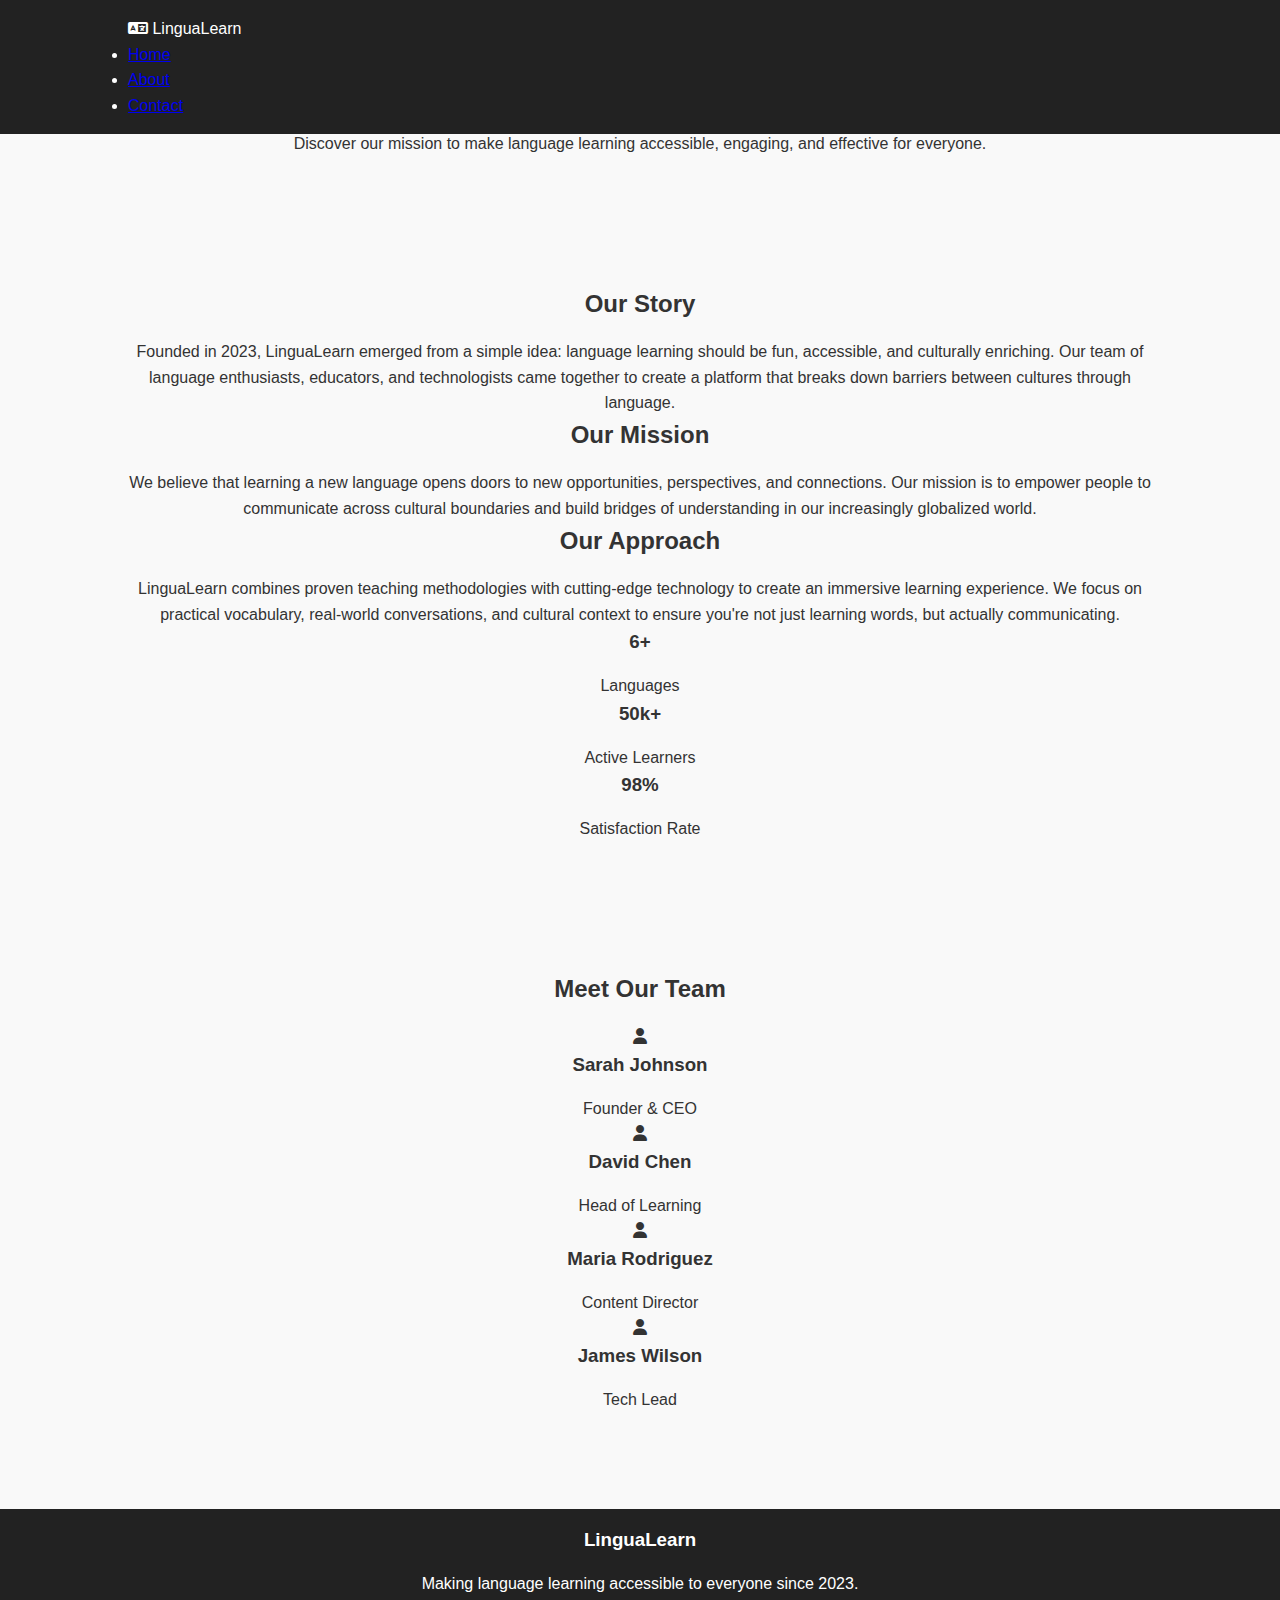
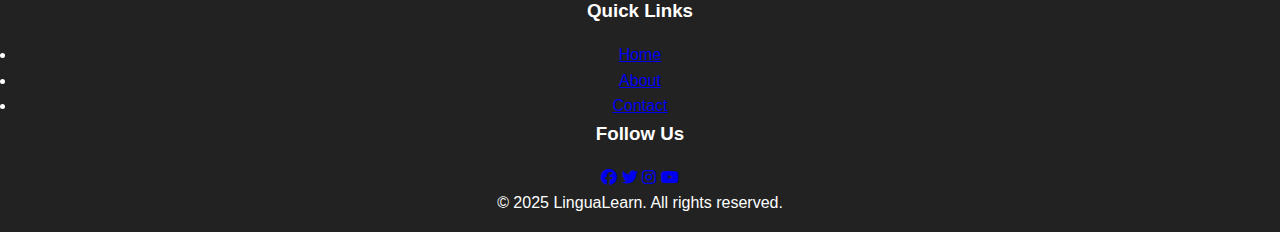
<file: about.html>
<!DOCTYPE html>
<html lang="en">
<head>
    <meta charset="UTF-8">
    <meta name="viewport" content="width=device-width, initial-scale=1.0">
    <title>About Us - LinguaLearn</title>
    <link rel="stylesheet" href="style.css">
    <link rel="stylesheet" href="https://cdnjs.cloudflare.com/ajax/libs/font-awesome/6.4.0/css/all.min.css">
</head>
<body>
    <header>
        <nav class="navbar">
            <div class="nav-container">
                <div class="nav-logo">
                    <i class="fas fa-language"></i>
                    <span>LinguaLearn</span>
                </div>
                <ul class="nav-menu">
                    <li class="nav-item">
                        <a href="index.html" class="nav-link">Home</a>
                    </li>
                    <li class="nav-item">
                        <a href="about.html" class="nav-link active">About</a>
                    </li>
                    <li class="nav-item">
                        <a href="contacts.html" class="nav-link">Contact</a>
                    </li>
                </ul>
                <div class="hamburger">
                    <span class="bar"></span>
                    <span class="bar"></span>
                    <span class="bar"></span>
                </div>
            </div>
        </nav>
    </header>

    <main class="about-main">
        <section class="about-hero">
            <h1>About LinguaLearn</h1>
            <p>Discover our mission to make language learning accessible, engaging, and effective for everyone.</p>
        </section>

        <section class="about-content">
            <div class="about-text">
                <h2>Our Story</h2>
                <p>Founded in 2023, LinguaLearn emerged from a simple idea: language learning should be fun, accessible, and culturally enriching. Our team of language enthusiasts, educators, and technologists came together to create a platform that breaks down barriers between cultures through language.</p>
                
                <h2>Our Mission</h2>
                <p>We believe that learning a new language opens doors to new opportunities, perspectives, and connections. Our mission is to empower people to communicate across cultural boundaries and build bridges of understanding in our increasingly globalized world.</p>
                
                <h2>Our Approach</h2>
                <p>LinguaLearn combines proven teaching methodologies with cutting-edge technology to create an immersive learning experience. We focus on practical vocabulary, real-world conversations, and cultural context to ensure you're not just learning words, but actually communicating.</p>
            </div>
            
            <div class="about-stats">
                <div class="stat">
                    <h3>6+</h3>
                    <p>Languages</p>
                </div>
                <div class="stat">
                    <h3>50k+</h3>
                    <p>Active Learners</p>
                </div>
                <div class="stat">
                    <h3>98%</h3>
                    <p>Satisfaction Rate</p>
                </div>
            </div>
        </section>

        <section class="team-section">
            <h2>Meet Our Team</h2>
            <div class="team-container">
                <div class="team-member">
                    <div class="member-image">
                        <i class="fas fa-user"></i>
                    </div>
                    <h3>Sarah Johnson</h3>
                    <p>Founder & CEO</p>
                </div>
                <div class="team-member">
                    <div class="member-image">
                        <i class="fas fa-user"></i>
                    </div>
                    <h3>David Chen</h3>
                    <p>Head of Learning</p>
                </div>
                <div class="team-member">
                    <div class="member-image">
                        <i class="fas fa-user"></i>
                    </div>
                    <h3>Maria Rodriguez</h3>
                    <p>Content Director</p>
                </div>
                <div class="team-member">
                    <div class="member-image">
                        <i class="fas fa-user"></i>
                    </div>
                    <h3>James Wilson</h3>
                    <p>Tech Lead</p>
                </div>
            </div>
        </section>
    </main>

    <footer>
        <div class="footer-content">
            <div class="footer-section">
                <h3>LinguaLearn</h3>
                <p>Making language learning accessible to everyone since 2023.</p>
            </div>
            <div class="footer-section">
                <h3>Quick Links</h3>
                <ul>
                    <li><a href="index.html">Home</a></li>
                    <li><a href="about.html">About</a></li>
                    <li><a href="contacts.html">Contact</a></li>
                </ul>
            </div>
            <div class="footer-section">
                <h3>Follow Us</h3>
                <div class="social-icons">
                    <a href="#"><i class="fab fa-facebook"></i></a>
                    <a href="#"><i class="fab fa-twitter"></i></a>
                    <a href="#"><i class="fab fa-instagram"></i></a>
                    <a href="#"><i class="fab fa-youtube"></i></a>
                </div>
            </div>
        </div>
        <div class="footer-bottom">
            <p>&copy; 2025 LinguaLearn. All rights reserved.</p>
        </div>
    </footer>

    <script src="script.js"></script>
</body>
</html>
</file>
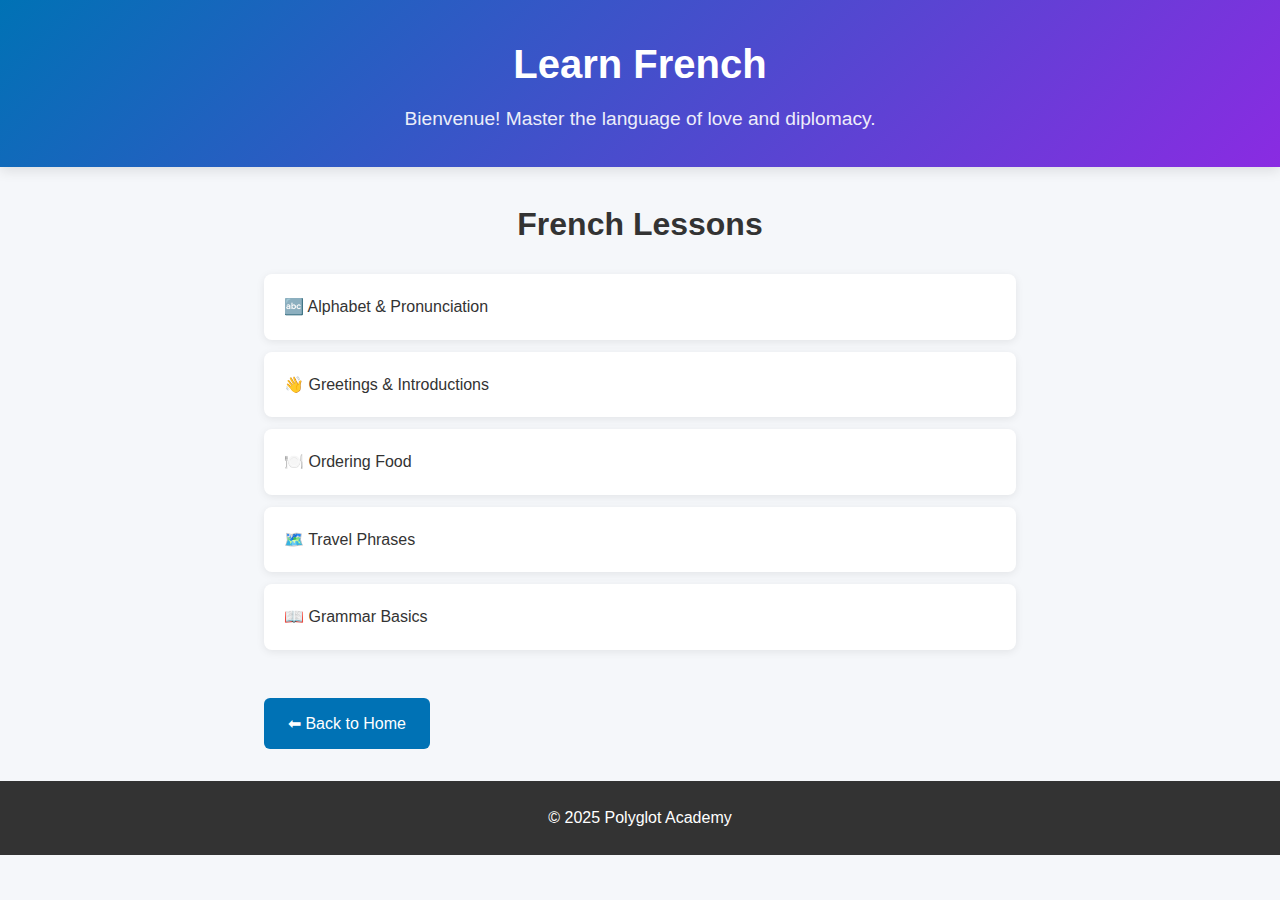
<file: french.html>
<!DOCTYPE html>
<html lang="en">
<head>
  <meta charset="UTF-8">
  <meta name="viewport" content="width=device-width, initial-scale=1.0">
  <title>Learn French - Polyglot Academy</title>
  <style>
    * {
      box-sizing: border-box;
      margin: 0;
      padding: 0;
      font-family: 'Segoe UI', Tahoma, Geneva, Verdana, sans-serif;
    }
    
    body {
      background-color: #f5f7fa;
      color: #333;
      line-height: 1.6;
    }
    
    header {
      background: linear-gradient(135deg, #0072b5 0%, #8a2be2 100%);
      color: white;
      text-align: center;
      padding: 2rem;
      box-shadow: 0 4px 12px rgba(0, 0, 0, 0.1);
    }
    
    header h1 {
      font-size: 2.5rem;
      margin-bottom: 0.5rem;
    }
    
    header p {
      font-size: 1.2rem;
      opacity: 0.9;
    }
    
    .course {
      max-width: 800px;
      margin: 2rem auto;
      padding: 0 1.5rem;
    }
    
    .course h2 {
      text-align: center;
      margin-bottom: 1.5rem;
      color: #333;
      font-size: 2rem;
    }
    
    .lesson-list {
      list-style: none;
      margin-bottom: 2rem;
    }
    
    .lesson-list li {
      background: white;
      margin-bottom: 0.75rem;
      padding: 1.25rem;
      border-radius: 8px;
      box-shadow: 0 2px 8px rgba(0, 0, 0, 0.08);
      cursor: pointer;
      transition: all 0.3s ease;
      font-weight: 500;
      display: flex;
      align-items: center;
    }
    
    .lesson-list li:hover {
      transform: translateY(-2px);
      box-shadow: 0 4px 12px rgba(0, 0, 0, 0.12);
      background: #f8f9ff;
    }
    
    .lesson-content {
      background: white;
      border-radius: 8px;
      padding: 1.5rem;
      margin-bottom: 1.5rem;
      box-shadow: 0 2px 8px rgba(0, 0, 0, 0.08);
      display: none;
    }
    
    .lesson-content h3 {
      color: #0072b5;
      margin-bottom: 1rem;
      padding-bottom: 0.5rem;
      border-bottom: 2px solid #f0f0f0;
    }
    
    .phrase-card {
      background: #f9f9ff;
      border-left: 4px solid #8a2be2;
      padding: 1rem;
      margin-bottom: 1rem;
      border-radius: 4px;
    }
    
    .french {
      font-size: 1.2rem;
      font-weight: 500;
      color: #333;
    }
    
    .pronunciation {
      color: #0072b5;
      font-style: italic;
      margin: 0.5rem 0;
    }
    
    .english {
      color: #666;
    }
    
    .btn {
      display: inline-block;
      background: #0072b5;
      color: white;
      padding: 0.8rem 1.5rem;
      text-decoration: none;
      border-radius: 6px;
      font-weight: 500;
      transition: all 0.3s ease;
      border: none;
      cursor: pointer;
      margin-top: 1rem;
    }
    
    .btn:hover {
      background: #005a8f;
      transform: translateY(-2px);
      box-shadow: 0 4px 8px rgba(0, 0, 0, 0.1);
    }
    
    footer {
      text-align: center;
      padding: 1.5rem;
      background: #333;
      color: white;
      margin-top: 2rem;
    }
    
    .active {
      display: block;
    }
    
    .tab {
      margin-left: 1.5rem;
    }
  </style>
</head>
<body>
  <header>
    <h1>Learn French</h1>
    <p>Bienvenue! Master the language of love and diplomacy.</p>
  </header>

  <section class="course">
    <h2>French Lessons</h2>
    <ul class="lesson-list">
      <li onclick="showContent('alphabet')">🔤 Alphabet & Pronunciation</li>
      <div id="alphabet" class="lesson-content">
        <h3>Alphabet & Pronunciation</h3>
        <div class="phrase-card">
          <div class="french">Bonjour (Hello)</div>
          <div class="pronunciation">Pronunciation: bohn-zhoor</div>
          <div class="english">Used as a general greeting throughout the day</div>
        </div>
        <div class="phrase-card">
          <div class="french">Au revoir (Goodbye)</div>
          <div class="pronunciation">Pronunciation: oh ruh-vwahr</div>
          <div class="english">Standard way to say goodbye</div>
        </div>
      </div>
      
      <li onclick="showContent('greetings')">👋 Greetings & Introductions</li>
      <div id="greetings" class="lesson-content">
        <h3>Greetings & Introductions</h3>
        <div class="phrase-card">
          <div class="french">Comment vous appelez-vous? (What's your name?)</div>
          <div class="pronunciation">Pronunciation: koh-mahn voo zah-play voo?</div>
          <div class="english">Formal way to ask someone's name</div>
        </div>
        <div class="phrase-card">
          <div class="french">Je m'appelle... (My name is...)</div>
          <div class="pronunciation">Pronunciation: zhuh mah-pell...</div>
          <div class="english">How to introduce yourself</div>
        </div>
      </div>
      
      <li onclick="showContent('food')">🍽️ Ordering Food</li>
      <div id="food" class="lesson-content">
        <h3>Ordering Food</h3>
        <div class="phrase-card">
          <div class="french">Je voudrais... (I would like...)</div>
          <div class="pronunciation">Pronunciation: zhuh voo-dray...</div>
          <div class="english">Polite way to order food</div>
        </div>
        <div class="phrase-card">
          <div class="french">L'addition, s'il vous plaît (The check, please)</div>
          <div class="pronunciation">Pronunciation: lah-dee-syon, seel voo play</div>
          <div class="english">Asking for the bill</div>
        </div>
      </div>
      
      <li onclick="showContent('travel')">🗺️ Travel Phrases</li>
      <div id="travel" class="lesson-content">
        <h3>Travel Phrases</h3>
        <div class="phrase-card">
          <div class="french">Où est la gare? (Where is the train station?)</div>
          <div class="pronunciation">Pronunciation: oo ay lah gahr?</div>
          <div class="english">Asking for directions to the station</div>
        </div>
        <div class="phrase-card">
          <div class="french">Combien ça coûte? (How much does it cost?)</div>
          <div class="pronunciation">Pronunciation: kohm-byen sah koot?</div>
          <div class="english">Asking about price</div>
        </div>
      </div>
      
      <li onclick="showContent('grammar')">📖 Grammar Basics</li>
      <div id="grammar" class="lesson-content">
        <h3>Grammar Basics</h3>
        <div class="phrase-card">
          <div class="french">Je suis / Tu es / Il est (I am / You are / He is)</div>
          <div class="pronunciation">Pronunciation: zhuh swee / tyoo ay / eel ay</div>
          <div class="english">Conjugation of the verb "to be" (être)</div>
        </div>
        <div class="phrase-card">
          <div class="french">J'ai / Tu as / Il a (I have / You have / He has)</div>
          <div class="pronunciation">Pronunciation: zhay / tyoo ah / eel ah</div>
          <div class="english">Conjugation of the verb "to have" (avoir)</div>
        </div>
      </div>
    </ul>
    <a href="index.html" class="btn">⬅ Back to Home</a>
  </section>

  <footer>
    <p>&copy; 2025 Polyglot Academy</p>
  </footer>

  <script>
    function showContent(id) {
      // Hide all content divs
      const contents = document.querySelectorAll('.lesson-content');
      contents.forEach(content => {
        content.classList.remove('active');
      });
      
      // Show the selected content
      document.getElementById(id).classList.add('active');
    }
  </script>
</body>
</html>
</file>
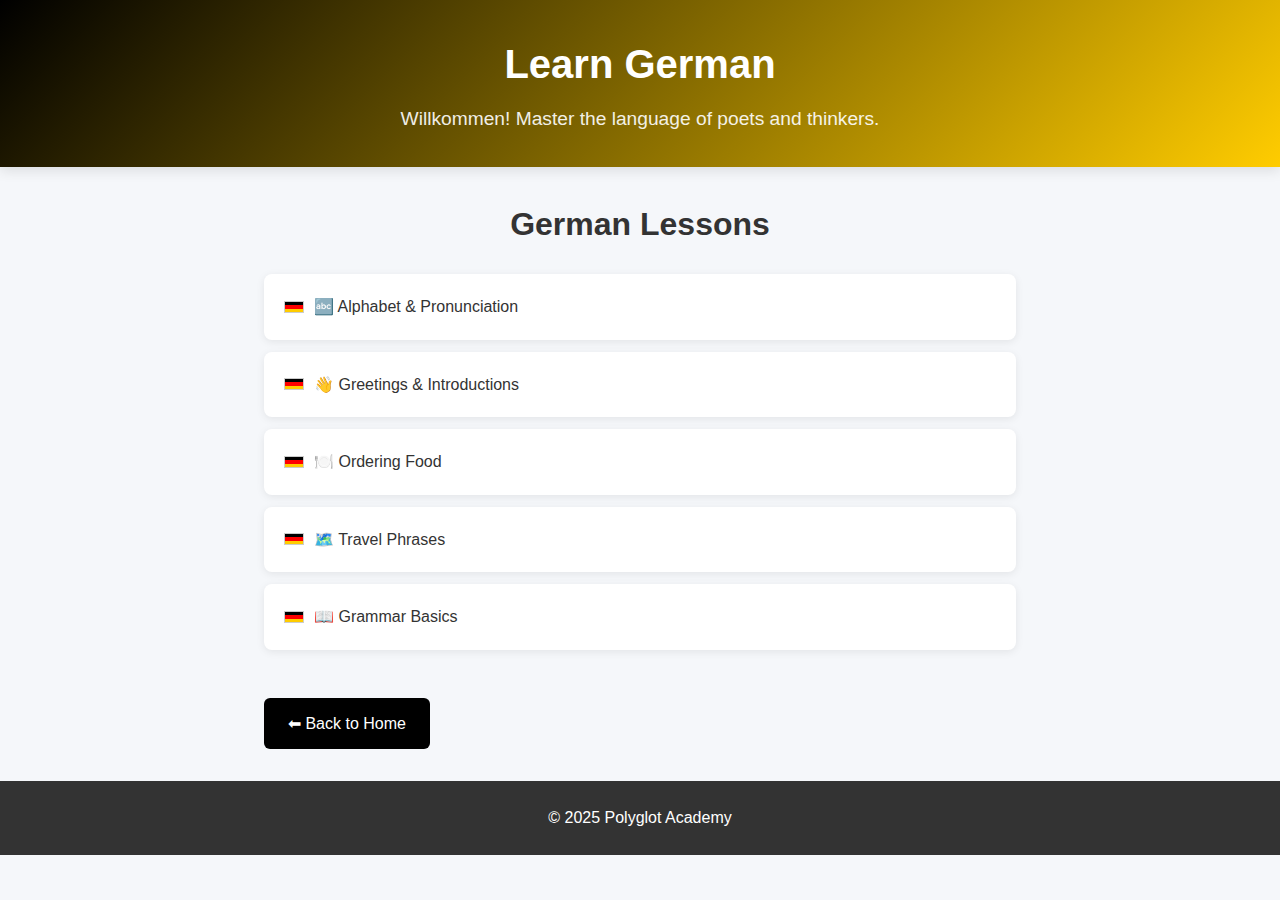
<file: german.html>
<!DOCTYPE html>
<html lang="en">
<head>
  <meta charset="UTF-8">
  <meta name="viewport" content="width=device-width, initial-scale=1.0">
  <title>Learn German - Polyglot Academy</title>
  <style>
    * {
      box-sizing: border-box;
      margin: 0;
      padding: 0;
      font-family: 'Segoe UI', Tahoma, Geneva, Verdana, sans-serif;
    }
    
    body {
      background-color: #f5f7fa;
      color: #333;
      line-height: 1.6;
    }
    
    header {
      background: linear-gradient(135deg, #000000 0%, #ffcc00 100%);
      color: white;
      text-align: center;
      padding: 2rem;
      box-shadow: 0 4px 12px rgba(0, 0, 0, 0.1);
    }
    
    header h1 {
      font-size: 2.5rem;
      margin-bottom: 0.5rem;
    }
    
    header p {
      font-size: 1.2rem;
      opacity: 0.9;
    }
    
    .course {
      max-width: 800px;
      margin: 2rem auto;
      padding: 0 1.5rem;
    }
    
    .course h2 {
      text-align: center;
      margin-bottom: 1.5rem;
      color: #333;
      font-size: 2rem;
    }
    
    .lesson-list {
      list-style: none;
      margin-bottom: 2rem;
    }
    
    .lesson-list li {
      background: white;
      margin-bottom: 0.75rem;
      padding: 1.25rem;
      border-radius: 8px;
      box-shadow: 0 2px 8px rgba(0, 0, 0, 0.08);
      cursor: pointer;
      transition: all 0.3s ease;
      font-weight: 500;
      display: flex;
      align-items: center;
    }
    
    .lesson-list li:hover {
      transform: translateY(-2px);
      box-shadow: 0 4px 12px rgba(0, 0, 0, 0.12);
      background: #fffdf0;
    }
    
    .lesson-content {
      background: white;
      border-radius: 8px;
      padding: 1.5rem;
      margin-bottom: 1.5rem;
      box-shadow: 0 2px 8px rgba(0, 0, 0, 0.08);
      display: none;
    }
    
    .lesson-content h3 {
      color: #000;
      margin-bottom: 1rem;
      padding-bottom: 0.5rem;
      border-bottom: 2px solid #ffcc00;
    }
    
    .phrase-card {
      background: #fffdf0;
      border-left: 4px solid #000;
      padding: 1rem;
      margin-bottom: 1rem;
      border-radius: 4px;
    }
    
    .german {
      font-size: 1.2rem;
      font-weight: 500;
      color: #333;
    }
    
    .pronunciation {
      color: #d63384;
      font-style: italic;
      margin: 0.5rem 0;
    }
    
    .english {
      color: #666;
    }
    
    .btn {
      display: inline-block;
      background: #000;
      color: white;
      padding: 0.8rem 1.5rem;
      text-decoration: none;
      border-radius: 6px;
      font-weight: 500;
      transition: all 0.3s ease;
      border: none;
      cursor: pointer;
      margin-top: 1rem;
    }
    
    .btn:hover {
      background: #333;
      transform: translateY(-2px);
      box-shadow: 0 4px 8px rgba(0, 0, 0, 0.1);
    }
    
    footer {
      text-align: center;
      padding: 1.5rem;
      background: #333;
      color: white;
      margin-top: 2rem;
    }
    
    .active {
      display: block;
    }
    
    .tab {
      margin-left: 1.5rem;
    }
    
    .german-flag {
      display: inline-block;
      width: 20px;
      height: 12px;
      background: linear-gradient(to bottom, 
        #000000 0%, #000000 33%, 
        #ff0000 33%, #ff0000 66%, 
        #ffcc00 66%, #ffcc00 100%);
      margin-right: 10px;
      border: 1px solid #ccc;
    }
  </style>
</head>
<body>
  <header>
    <h1>Learn German</h1>
    <p>Willkommen! Master the language of poets and thinkers.</p>
  </header>

  <section class="course">
    <h2>German Lessons</h2>
    <ul class="lesson-list">
      <li onclick="showContent('alphabet')"><span class="german-flag"></span>🔤 Alphabet & Pronunciation</li>
      <div id="alphabet" class="lesson-content">
        <h3>Alphabet & Pronunciation</h3>
        <div class="phrase-card">
          <div class="german">Guten Tag (Good day)</div>
          <div class="pronunciation">Pronunciation: goo-ten tahk</div>
          <div class="english">Standard formal greeting used throughout the day</div>
        </div>
        <div class="phrase-card">
          <div class="german">Auf Wiedersehen (Goodbye)</div>
          <div class="pronunciation">Pronunciation: owf vee-der-zayn</div>
          <div class="english">Formal way to say goodbye</div>
        </div>
        <div class="phrase-card">
          <div class="german">The German alphabet has 26 letters plus umlauts (ä, ö, ü) and the ß (Eszett)</div>
          <div class="pronunciation">Umlauts change vowel sounds: ä similar to 'ai' in 'air', ö like 'i' in 'bird', ü like 'ue' in 'blue'</div>
          <div class="english">ß represents a double 's' sound and is used after long vowels</div>
        </div>
      </div>
      
      <li onclick="showContent('greetings')"><span class="german-flag"></span>👋 Greetings & Introductions</li>
      <div id="greetings" class="lesson-content">
        <h3>Greetings & Introductions</h3>
        <div class="phrase-card">
          <div class="german">Wie heißen Sie? (What's your name?)</div>
          <div class="pronunciation">Pronunciation: vee hi-sen zee?</div>
          <div class="english">Formal way to ask someone's name</div>
        </div>
        <div class="phrase-card">
          <div class="german">Ich heiße... (My name is...)</div>
          <div class="pronunciation">Pronunciation: eesh hi-se...</div>
          <div class="english">How to introduce yourself formally</div>
        </div>
        <div class="phrase-card">
          <div class="german">Wie geht es Ihnen? (How are you?)</div>
          <div class="pronunciation">Pronunciation: vee gayt es ee-nen?</div>
          <div class="english">Formal way to ask how someone is doing</div>
        </div>
      </div>
      
      <li onclick="showContent('food')"><span class="german-flag"></span>🍽️ Ordering Food</li>
      <div id="food" class="lesson-content">
        <h3>Ordering Food</h3>
        <div class="phrase-card">
          <div class="german">Ich hätte gern... (I would like...)</div>
          <div class="pronunciation">Pronunciation: eesh het-te gern...</div>
          <div class="english">Polite way to order food</div>
        </div>
        <div class="phrase-card">
          <div class="german">Die Rechnung, bitte (The check, please)</div>
          <div class="pronunciation">Pronunciation: dee rech-noong, bit-te</div>
          <div class="english">Asking for the bill</div>
        </div>
        <div class="phrase-card">
          <div class="german">Prost! (Cheers!)</div>
          <div class="pronunciation">Pronunciation: prohst!</div>
          <div class="english">Saying cheers before drinking</div>
        </div>
      </div>
      
      <li onclick="showContent('travel')"><span class="german-flag"></span>🗺️ Travel Phrases</li>
      <div id="travel" class="lesson-content">
        <h3>Travel Phrases</h3>
        <div class="phrase-card">
          <div class="german">Wo ist der Bahnhof? (Where is the train station?)</div>
          <div class="pronunciation">Pronunciation: voh ist dehr bahn-hohf?</div>
          <div class="english">Asking for directions to the station</div>
        </div>
        <div class="phrase-card">
          <div class="german">Wie viel kostet das? (How much does it cost?)</div>
          <div class="pronunciation">Pronunciation: vee feel kos-tet das?</div>
          <div class="english">Asking about price</div>
        </div>
        <div class="phrase-card">
          <div class="german">Sprechen Sie Englisch? (Do you speak English?)</div>
          <div class="pronunciation">Pronunciation: shpre-shen zee eng-lish?</div>
          <div class="english">Asking if someone speaks English</div>
        </div>
      </div>
      
      <li onclick="showContent('grammar')"><span class="german-flag"></span>📖 Grammar Basics</li>
      <div id="grammar" class="lesson-content">
        <h3>Grammar Basics</h3>
        <div class="phrase-card">
          <div class="german">Ich bin / Du bist / Er ist (I am / You are / He is)</div>
          <div class="pronunciation">Pronunciation: eesh bin / doo bist / air ist</div>
          <div class="english">Conjugation of the verb "to be" (sein)</div>
        </div>
        <div class="phrase-card">
          <div class="german">Ich habe / Du hast / Er hat (I have / You have / He has)</div>
          <div class="pronunciation">Pronunciation: eesh hah-be / doo hast / air hat</div>
          <div class="english">Conjugation of the verb "to have" (haben)</div>
        </div>
        <div class="phrase-card">
          <div class="german">German has three genders: masculine (der), feminine (die), neuter (das)</div>
          <div class="english">Example: der Mann (the man), die Frau (the woman), das Kind (the child)</div>
        </div>
        <div class="phrase-card">
          <div class="german">German has four cases: Nominative, Accusative, Dative, Genitive</div>
          <div class="english">The case changes based on the noun's function in the sentence</div>
        </div>
      </div>
    </ul>
    <a href="index.html" class="btn">⬅ Back to Home</a>
  </section>

  <footer>
    <p>&copy; 2025 Polyglot Academy</p>
  </footer>

  <script>
    function showContent(id) {
      // Hide all content divs
      const contents = document.querySelectorAll('.lesson-content');
      contents.forEach(content => {
        content.classList.remove('active');
      });
      
      // Show the selected content
      document.getElementById(id).classList.add('active');
    }
  </script>
</body>
</html>
</file>
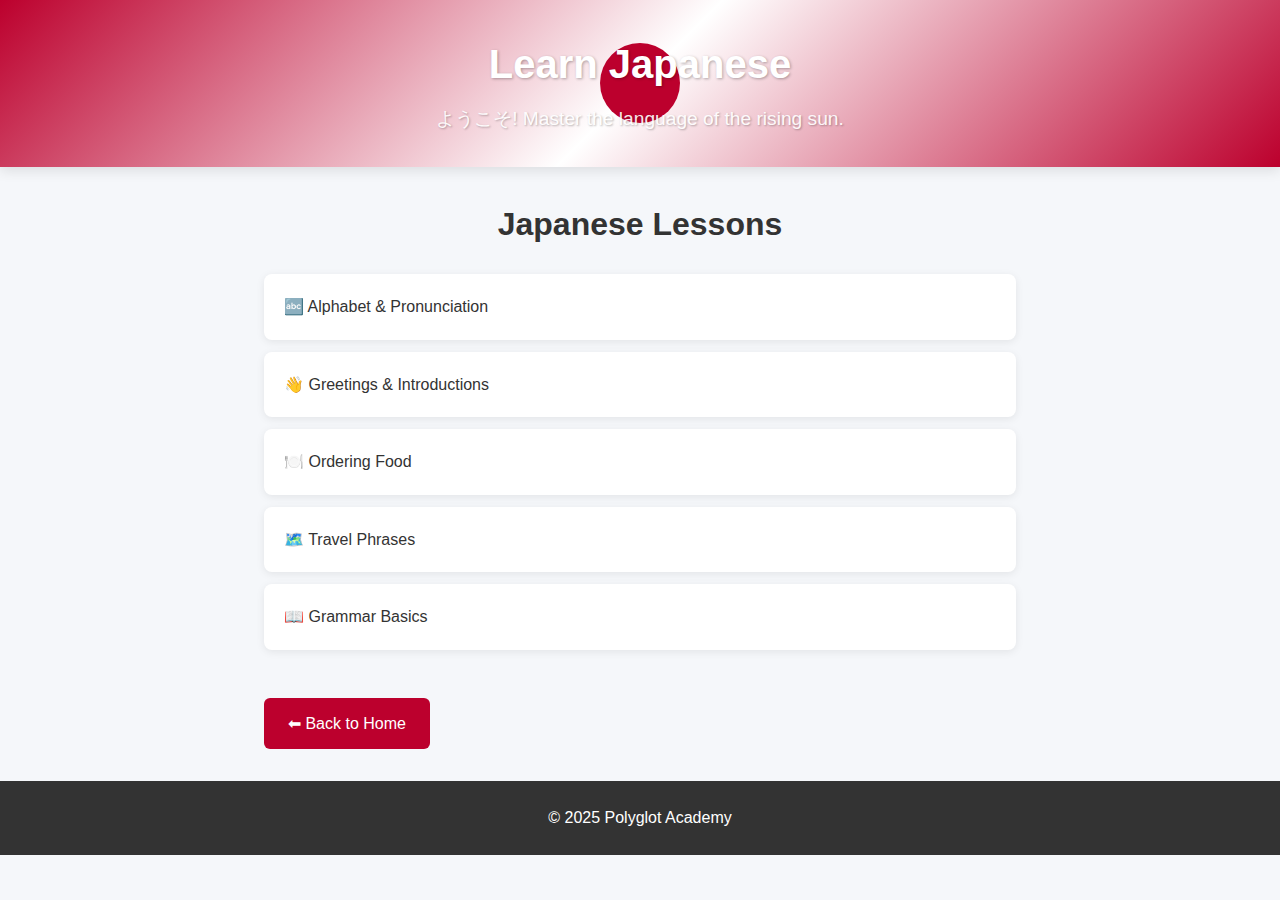
<file: japanese.html>
<!DOCTYPE html>
<html lang="en">
<head>
  <meta charset="UTF-8">
  <meta name="viewport" content="width=device-width, initial-scale=1.0">
  <title>Learn Japanese - Polyglot Academy</title>
  <style>
    * {
      box-sizing: border-box;
      margin: 0;
      padding: 0;
      font-family: 'Segoe UI', Tahoma, Geneva, Verdana, sans-serif;
    }
    
    body {
      background-color: #f5f7fa;
      color: #333;
      line-height: 1.6;
    }
    
    header {
      background: linear-gradient(135deg, #bc002d 0%, #ffffff 50%, #bc002d 100%);
      color: #333;
      text-align: center;
      padding: 2rem;
      box-shadow: 0 4px 12px rgba(0, 0, 0, 0.1);
      position: relative;
    }
    
    header::before {
      content: "";
      position: absolute;
      top: 50%;
      left: 50%;
      transform: translate(-50%, -50%);
      width: 80px;
      height: 80px;
      background: #bc002d;
      border-radius: 50%;
      z-index: 0;
    }
    
    header h1 {
      font-size: 2.5rem;
      margin-bottom: 0.5rem;
      position: relative;
      z-index: 1;
      color: white;
      text-shadow: 1px 1px 3px rgba(0, 0, 0, 0.3);
    }
    
    header p {
      font-size: 1.2rem;
      opacity: 0.9;
      position: relative;
      z-index: 1;
      color: white;
      text-shadow: 1px 1px 2px rgba(0, 0, 0, 0.3);
    }
    
    .course {
      max-width: 800px;
      margin: 2rem auto;
      padding: 0 1.5rem;
    }
    
    .course h2 {
      text-align: center;
      margin-bottom: 1.5rem;
      color: #333;
      font-size: 2rem;
    }
    
    .lesson-list {
      list-style: none;
      margin-bottom: 2rem;
    }
    
    .lesson-list li {
      background: white;
      margin-bottom: 0.75rem;
      padding: 1.25rem;
      border-radius: 8px;
      box-shadow: 0 2px 8px rgba(0, 0, 0, 0.08);
      cursor: pointer;
      transition: all 0.3s ease;
      font-weight: 500;
      display: flex;
      align-items: center;
    }
    
    .lesson-list li:hover {
      transform: translateY(-2px);
      box-shadow: 0 4px 12px rgba(0, 0, 0, 0.12);
      background: #fff4f4;
    }
    
    .lesson-content {
      background: white;
      border-radius: 8px;
      padding: 1.5rem;
      margin-bottom: 1.5rem;
      box-shadow: 0 2px 8px rgba(0, 0, 0, 0.08);
      display: none;
    }
    
    .lesson-content h3 {
      color: #bc002d;
      margin-bottom: 1rem;
      padding-bottom: 0.5rem;
      border-bottom: 2px solid #ffebeb;
    }
    
    .phrase-card {
      background: #fffafa;
      border-left: 4px solid #bc002d;
      padding: 1rem;
      margin-bottom: 1rem;
      border-radius: 4px;
    }
    
    .japanese {
      font-size: 1.4rem;
      font-weight: 500;
      color: #333;
      margin-bottom: 0.5rem;
    }
    
    .romaji {
      color: #d63384;
      font-style: italic;
      margin: 0.5rem 0;
    }
    
    .english {
      color: #666;
    }
    
    .btn {
      display: inline-block;
      background: #bc002d;
      color: white;
      padding: 0.8rem 1.5rem;
      text-decoration: none;
      border-radius: 6px;
      font-weight: 500;
      transition: all 0.3s ease;
      border: none;
      cursor: pointer;
      margin-top: 1rem;
    }
    
    .btn:hover {
      background: #a00024;
      transform: translateY(-2px);
      box-shadow: 0 4px 8px rgba(0, 0, 0, 0.1);
    }
    
    footer {
      text-align: center;
      padding: 1.5rem;
      background: #333;
      color: white;
      margin-top: 2rem;
    }
    
    .active {
      display: block;
    }
    
    .writing-system {
      display: flex;
      justify-content: space-between;
      margin-top: 1rem;
      flex-wrap: wrap;
    }
    
    .system {
      width: 30%;
      background: #f9f9f9;
      padding: 1rem;
      border-radius: 6px;
      margin-bottom: 1rem;
    }
    
    .system h4 {
      color: #bc002d;
      margin-bottom: 0.5rem;
    }
    
    @media (max-width: 600px) {
      .writing-system {
        flex-direction: column;
      }
      
      .system {
        width: 100%;
      }
    }
  </style>
</head>
<body>
  <header>
    <h1>Learn Japanese</h1>
    <p>ようこそ! Master the language of the rising sun.</p>
  </header>

  <section class="course">
    <h2>Japanese Lessons</h2>
    <ul class="lesson-list">
      <li onclick="showContent('alphabet')">🔤 Alphabet & Pronunciation</li>
      <div id="alphabet" class="lesson-content">
        <h3>Alphabet & Pronunciation</h3>
        <div class="phrase-card">
          <div class="japanese">こんにちは (Hello)</div>
          <div class="romaji">Romaji: Konnichiwa</div>
          <div class="english">Standard greeting used during the day</div>
        </div>
        <div class="phrase-card">
          <div class="japanese">さようなら (Goodbye)</div>
          <div class="romaji">Romaji: Sayōnara</div>
          <div class="english">Standard way to say goodbye</div>
        </div>
        
        <h4>Japanese Writing Systems</h4>
        <div class="writing-system">
          <div class="system">
            <h4>Hiragana (ひらがな)</h4>
            <p>Phonetic system used for native Japanese words and grammar</p>
            <div class="japanese">あ い う え お</div>
          </div>
          <div class="system">
            <h4>Katakana (カタカナ)</h4>
            <p>Phonetic system used for foreign words and emphasis</p>
            <div class="japanese">ア イ ウ エ オ</div>
          </div>
          <div class="system">
            <h4>Kanji (漢字)</h4>
            <p>Chinese characters representing ideas or words</p>
            <div class="japanese">日 本 語</div>
          </div>
        </div>
      </div>
      
      <li onclick="showContent('greetings')">👋 Greetings & Introductions</li>
      <div id="greetings" class="lesson-content">
        <h3>Greetings & Introductions</h3>
        <div class="phrase-card">
          <div class="japanese">お名前は何ですか？ (What's your name?)</div>
          <div class="romaji">Romaji: Onamae wa nan desu ka?</div>
          <div class="english">Polite way to ask someone's name</div>
        </div>
        <div class="phrase-card">
          <div class="japanese">私は...です (My name is...)</div>
          <div class="romaji">Romaji: Watashi wa... desu</div>
          <div class="english">How to introduce yourself</div>
        </div>
        <div class="phrase-card">
          <div class="japanese">はじめまして (Nice to meet you)</div>
          <div class="romaji">Romaji: Hajimemashite</div>
          <div class="english">Said when meeting someone for the first time</div>
        </div>
        <div class="phrase-card">
          <div class="japanese">よろしくお願いします (Please be kind to me)</div>
          <div class="romaji">Romaji: Yoroshiku onegaishimasu</div>
          <div class="english">A common phrase used after introductions</div>
        </div>
      </div>
      
      <li onclick="showContent('food')">🍽️ Ordering Food</li>
      <div id="food" class="lesson-content">
        <h3>Ordering Food</h3>
        <div class="phrase-card">
          <div class="japanese">...をお願いします (I would like...)</div>
          <div class="romaji">Romaji: ... o onegaishimasu</div>
          <div class="english">Polite way to order food</div>
        </div>
        <div class="phrase-card">
          <div class="japanese">お勘定をお願いします (The check, please)</div>
          <div class="romaji">Romaji: Okanjō o onegaishimasu</div>
          <div class="english">Asking for the bill</div>
        </div>
        <div class="phrase-card">
          <div class="japanese">いただきます (I receive this food)</div>
          <div class="romaji">Romaji: Itadakimasu</div>
          <div class="english">Said before eating a meal</div>
        </div>
        <div class="phrase-card">
          <div class="japanese">ごちそうさまでした (Thank you for the meal)</div>
          <div class="romaji">Romaji: Gochisōsama deshita</div>
          <div class="english">Said after finishing a meal</div>
        </div>
      </div>
      
      <li onclick="showContent('travel')">🗺️ Travel Phrases</li>
      <div id="travel" class="lesson-content">
        <h3>Travel Phrases</h3>
        <div class="phrase-card">
          <div class="japanese">駅はどこですか？ (Where is the train station?)</div>
          <div class="romaji">Romaji: Eki wa doko desu ka?</div>
          <div class="english">Asking for directions to the station</div>
        </div>
        <div class="phrase-card">
          <div class="japanese">これはいくらですか？ (How much does it cost?)</div>
          <div class="romaji">Romaji: Kore wa ikura desu ka?</div>
          <div class="english">Asking about price</div>
        </div>
        <div class="phrase-card">
          <div class="japanese">トイレはどこですか？ (Where is the bathroom?)</div>
          <div class="romaji">Romaji: Toire wa doko desu ka?</div>
          <div class="english">Asking for restroom location</div>
        </div>
        <div class="phrase-card">
          <div class="japanese">助けてください！ (Please help me!)</div>
          <div class="romaji">Romaji: Tasukete kudasai!</div>
          <div class="english">Asking for help in an emergency</div>
        </div>
      </div>
      
      <li onclick="showContent('grammar')">📖 Grammar Basics</li>
      <div id="grammar" class="lesson-content">
        <h3>Grammar Basics</h3>
        <div class="phrase-card">
          <div class="japanese">です (Desu - to be)</div>
          <div class="romaji">私は学生です (Watashi wa gakusei desu)</div>
          <div class="english">I am a student (Copula verb similar to "is/am/are")</div>
        </div>
        <div class="phrase-card">
          <div class="japanese">ます (Masu - verb ending)</div>
          <div class="romaji">食べます (Tabemasu - I eat)</div>
          <div class="english">Polite verb form ending</div>
        </div>
        <div class="phrase-card">
          <div class="japanese">は (Wa - topic marker)</div>
          <div class="romaji">私は (Watashi wa - as for me)</div>
          <div class="english">Particle indicating the topic of the sentence</div>
        </div>
        <div class="phrase-card">
          <div class="japanese">を (Wo - object marker)</div>
          <div class="romaji">りんごを食べます (Ringo o tabemasu - I eat an apple)</div>
          <div class="english">Particle indicating the direct object</div>
        </div>
        <div class="phrase-card">
          <div class="japanese">か (Ka - question marker)</div>
          <div class="romaji">元気ですか？ (Genki desu ka? - How are you?)</div>
          <div class="english">Particle placed at the end to form a question</div>
        </div>
      </div>
    </ul>
    <a href="index.html" class="btn">⬅ Back to Home</a>
  </section>

  <footer>
    <p>&copy; 2025 Polyglot Academy</p>
  </footer>

  <script>
    function showContent(id) {
      // Hide all content divs
      const contents = document.querySelectorAll('.lesson-content');
      contents.forEach(content => {
        content.classList.remove('active');
      });
      
      // Show the selected content
      document.getElementById(id).classList.add('active');
    }
  </script>
</body>
</html>
</file>
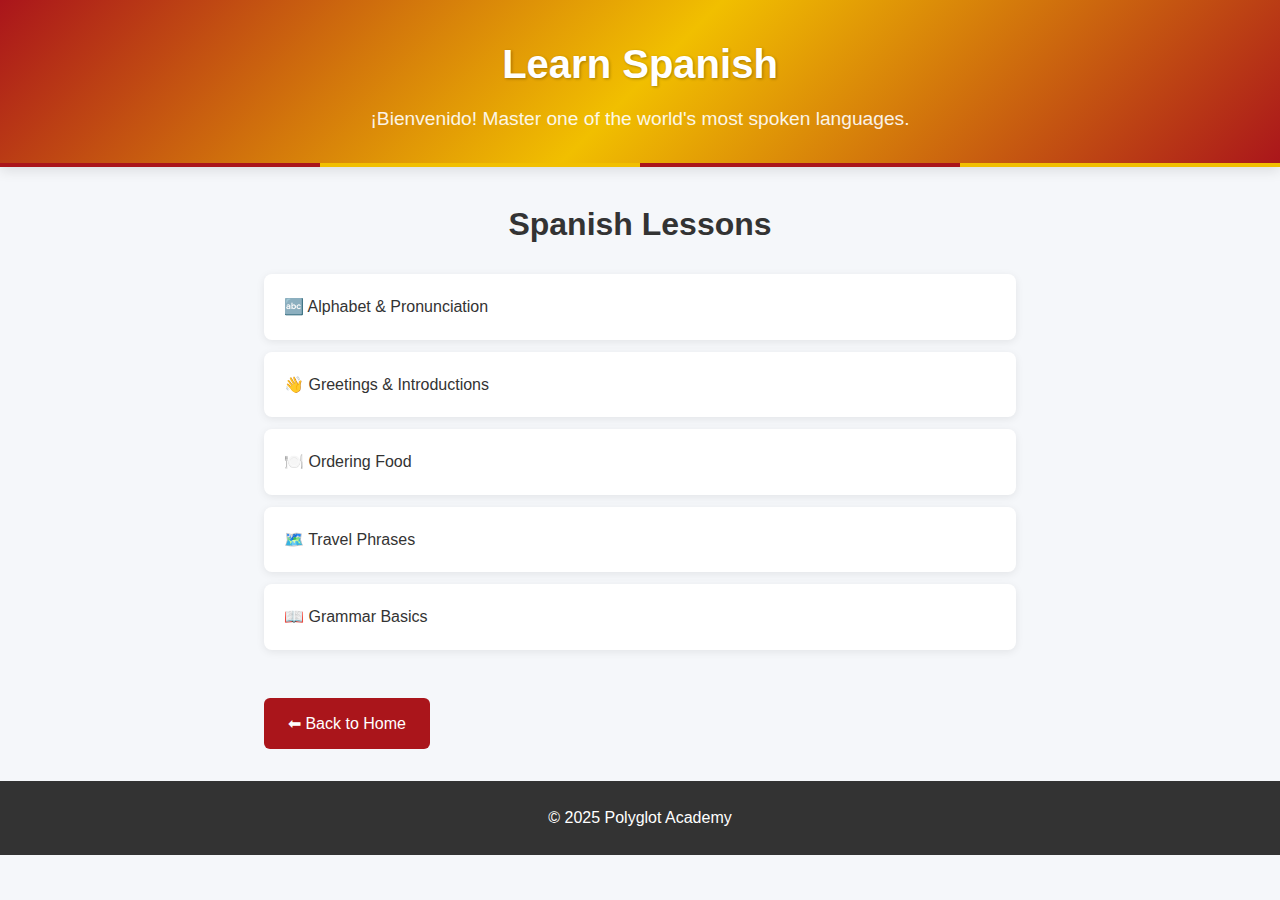
<file: spanish.html>
<!DOCTYPE html>
<html lang="en">
<head>
  <meta charset="UTF-8">
  <meta name="viewport" content="width=device-width, initial-scale=1.0">
  <title>Learn Spanish - Polyglot Academy</title>
  <style>
    * {
      box-sizing: border-box;
      margin: 0;
      padding: 0;
      font-family: 'Segoe UI', Tahoma, Geneva, Verdana, sans-serif;
    }
    
    body {
      background-color: #f5f7fa;
      color: #333;
      line-height: 1.6;
    }
    
    header {
      background: linear-gradient(135deg, #aa151b 0%, #f1bf00 50%, #aa151b 100%);
      color: white;
      text-align: center;
      padding: 2rem;
      box-shadow: 0 4px 12px rgba(0, 0, 0, 0.1);
      position: relative;
    }
    
    header::after {
      content: "";
      position: absolute;
      bottom: 0;
      left: 0;
      width: 100%;
      height: 4px;
      background: linear-gradient(to right, 
        #aa151b 0%, #aa151b 25%, 
        #f1bf00 25%, #f1bf00 50%, 
        #aa151b 50%, #aa151b 75%, 
        #f1bf00 75%, #f1bf00 100%);
    }
    
    header h1 {
      font-size: 2.5rem;
      margin-bottom: 0.5rem;
      text-shadow: 1px 1px 3px rgba(0, 0, 0, 0.3);
    }
    
    header p {
      font-size: 1.2rem;
      opacity: 0.9;
    }
    
    .course {
      max-width: 800px;
      margin: 2rem auto;
      padding: 0 1.5rem;
    }
    
    .course h2 {
      text-align: center;
      margin-bottom: 1.5rem;
      color: #333;
      font-size: 2rem;
    }
    
    .lesson-list {
      list-style: none;
      margin-bottom: 2rem;
    }
    
    .lesson-list li {
      background: white;
      margin-bottom: 0.75rem;
      padding: 1.25rem;
      border-radius: 8px;
      box-shadow: 0 2px 8px rgba(0, 0, 0, 0.08);
      cursor: pointer;
      transition: all 0.3s ease;
      font-weight: 500;
      display: flex;
      align-items: center;
    }
    
    .lesson-list li:hover {
      transform: translateY(-2px);
      box-shadow: 0 4px 12px rgba(0, 0, 0, 0.12);
      background: #fff9f0;
    }
    
    .lesson-content {
      background: white;
      border-radius: 8px;
      padding: 1.5rem;
      margin-bottom: 1.5rem;
      box-shadow: 0 2px 8px rgba(0, 0, 0, 0.08);
      display: none;
    }
    
    .lesson-content h3 {
      color: #aa151b;
      margin-bottom: 1rem;
      padding-bottom: 0.5rem;
      border-bottom: 2px solid #ffebeb;
    }
    
    .phrase-card {
      background: #fff9f0;
      border-left: 4px solid #aa151b;
      padding: 1rem;
      margin-bottom: 1rem;
      border-radius: 4px;
    }
    
    .spanish {
      font-size: 1.2rem;
      font-weight: 500;
      color: #333;
    }
    
    .pronunciation {
      color: #d63384;
      font-style: italic;
      margin: 0.5rem 0;
    }
    
    .english {
      color: #666;
    }
    
    .btn {
      display: inline-block;
      background: #aa151b;
      color: white;
      padding: 0.8rem 1.5rem;
      text-decoration: none;
      border-radius: 6px;
      font-weight: 500;
      transition: all 0.3s ease;
      border: none;
      cursor: pointer;
      margin-top: 1rem;
    }
    
    .btn:hover {
      background: #8a1015;
      transform: translateY(-2px);
      box-shadow: 0 4px 8px rgba(0, 0, 0, 0.1);
    }
    
    footer {
      text-align: center;
      padding: 1.5rem;
      background: #333;
      color: white;
      margin-top: 2rem;
    }
    
    .active {
      display: block;
    }
    
    .special-chars {
      margin-top: 1rem;
      background: #f9f9f9;
      padding: 1rem;
      border-radius: 6px;
    }
    
    .special-chars h4 {
      color: #aa151b;
      margin-bottom: 0.5rem;
    }
    
    .flag-colors {
      display: flex;
      justify-content: space-around;
      margin: 1rem 0;
    }
    
    .color-box {
      width: 30%;
      height: 20px;
      border-radius: 4px;
    }
    
    .color-red {
      background: #aa151b;
    }
    
    .color-yellow {
      background: #f1bf00;
    }
  </style>
</head>
<body>
  <header>
    <h1>Learn Spanish</h1>
    <p>¡Bienvenido! Master one of the world's most spoken languages.</p>
  </header>

  <section class="course">
    <h2>Spanish Lessons</h2>
    <ul class="lesson-list">
      <li onclick="showContent('alphabet')">🔤 Alphabet & Pronunciation</li>
      <div id="alphabet" class="lesson-content">
        <h3>Alphabet & Pronunciation</h3>
        <div class="phrase-card">
          <div class="spanish">Hola (Hello)</div>
          <div class="pronunciation">Pronunciation: oh-lah</div>
          <div class="english">Standard greeting used at any time of day</div>
        </div>
        <div class="phrase-card">
          <div class="spanish">Adiós (Goodbye)</div>
          <div class="pronunciation">Pronunciation: ah-dee-ohs</div>
          <div class="english">Standard way to say goodbye</div>
        </div>
        
        <div class="special-chars">
          <h4>Special Characters in Spanish</h4>
          <p>Spanish uses accents (á, é, í, ó, ú) and the letter ñ</p>
          <p>Accents indicate stress: <strong>teléfono</strong> (teh-LEH-fo-no)</p>
          <p>Ñ is pronounced like "ny": <strong>señor</strong> (seh-NYOR)</p>
        </div>
        
        <div class="flag-colors">
          <div class="color-box color-red"></div>
          <div class="color-box color-yellow"></div>
          <div class="color-box color-red"></div>
        </div>
        <p style="text-align: center; margin-top: 0.5rem; font-size: 0.9rem; color: #666;">Colors of the Spanish flag</p>
      </div>
      
      <li onclick="showContent('greetings')">👋 Greetings & Introductions</li>
      <div id="greetings" class="lesson-content">
        <h3>Greetings & Introductions</h3>
        <div class="phrase-card">
          <div class="spanish">¿Cómo te llamas? (What's your name?)</div>
          <div class="pronunciation">Pronunciation: KOH-moh tay YAH-mahs?</div>
          <div class="english">Informal way to ask someone's name</div>
        </div>
        <div class="phrase-card">
          <div class="spanish">Me llamo... (My name is...)</div>
          <div class="pronunciation">Pronunciation: may YAH-moh...</div>
          <div class="english">How to introduce yourself</div>
        </div>
        <div class="phrase-card">
          <div class="spanish">Mucho gusto (Nice to meet you)</div>
          <div class="pronunciation">Pronunciation: MOO-choh GOOS-toh</div>
          <div class="english">Said when meeting someone for the first time</div>
        </div>
        <div class="phrase-card">
          <div class="spanish">¿Cómo estás? (How are you?)</div>
          <div class="pronunciation">Pronunciation: KOH-moh ehs-TAHS?</div>
          <div class="english">Informal way to ask how someone is doing</div>
        </div>
      </div>
      
      <li onclick="showContent('food')">🍽️ Ordering Food</li>
      <div id="food" class="lesson-content">
        <h3>Ordering Food</h3>
        <div class="phrase-card">
          <div class="spanish">Quisiera... (I would like...)</div>
          <div class="pronunciation">Pronunciation: kee-see-EH-rah...</div>
          <div class="english">Polite way to order food</div>
        </div>
        <div class="phrase-card">
          <div class="spanish">La cuenta, por favor (The check, please)</div>
          <div class="pronunciation">Pronunciation: lah KWEHN-tah por fah-VOR</div>
          <div class="english">Asking for the bill</div>
        </div>
        <div class="phrase-card">
          <div class="spanish">¡Salud! (Cheers!)</div>
          <div class="pronunciation">Pronunciation: sah-LOOD!</div>
          <div class="english">Saying cheers before drinking</div>
        </div>
        <div class="phrase-card">
          <div class="spanish">Delicioso (Delicious)</div>
          <div class="pronunciation">Pronunciation: deh-lee-see-OH-so</div>
          <div class="english">Complimenting the food</div>
        </div>
      </div>
      
      <li onclick="showContent('travel')">🗺️ Travel Phrases</li>
      <div id="travel" class="lesson-content">
        <h3>Travel Phrases</h3>
        <div class="phrase-card">
          <div class="spanish">¿Dónde está la estación de tren? (Where is the train station?)</div>
          <div class="pronunciation">Pronunciation: DOHN-deh ehs-TAH lah ehs-tah-see-ON deh tren?</div>
          <div class="english">Asking for directions to the station</div>
        </div>
        <div class="phrase-card">
          <div class="spanish">¿Cuánto cuesta? (How much does it cost?)</div>
          <div class="pronunciation">Pronunciation: KWAHN-toh KWEHS-tah?</div>
          <div class="english">Asking about price</div>
        </div>
        <div class="phrase-card">
          <div class="spanish">¿Habla inglés? (Do you speak English?)</div>
          <div class="pronunciation">Pronunciation: AH-blah een-GLEHS?</div>
          <div class="english">Asking if someone speaks English</div>
        </div>
        <div class="phrase-card">
          <div class="spanish">Necesito ayuda (I need help)</div>
          <div class="pronunciation">Pronunciation: neh-seh-SEE-toh ah-YOO-dah</div>
          <div class="english">Asking for help</div>
        </div>
      </div>
      
      <li onclick="showContent('grammar')">📖 Grammar Basics</li>
      <div id="grammar" class="lesson-content">
        <h3>Grammar Basics</h3>
        <div class="phrase-card">
          <div class="spanish">Ser vs. Estar (Both mean "to be")</div>
          <div class="pronunciation">Soy alto (I am tall - permanent) vs. Estoy cansado (I am tired - temporary)</div>
          <div class="english">Ser for permanent traits, Estar for temporary states</div>
        </div>
        <div class="phrase-card">
          <div class="spanish">Gender of Nouns</div>
          <div class="pronunciation">El libro (masculine) vs. La mesa (feminine)</div>
          <div class="english">Nouns are masculine or feminine, affecting articles and adjectives</div>
        </div>
        <div class="phrase-card">
          <div class="spanish">Verb Conjugation</div>
          <div class="pronunciation">Yo hablo, Tú hablas, Él/Ella habla (I speak, You speak, He/She speaks)</div>
          <div class="english">Verbs change endings based on subject</div>
        </div>
        <div class="phrase-card">
          <div class="spanish">Formal vs. Informal</div>
          <div class="pronunciation">¿Cómo estás? (informal) vs. ¿Cómo está usted? (formal)</div>
          <div class="english">Different forms for addressing people based on familiarity</div>
        </div>
      </div>
    </ul>
    <a href="index.html" class="btn">⬅ Back to Home</a>
  </section>

  <footer>
    <p>&copy; 2025 Polyglot Academy</p>
  </footer>

  <script>
    function showContent(id) {
      // Hide all content divs
      const contents = document.querySelectorAll('.lesson-content');
      contents.forEach(content => {
        content.classList.remove('active');
      });
      
      // Show the selected content
      document.getElementById(id).classList.add('active');
    }
  </script>
</body>
</html>
</file>
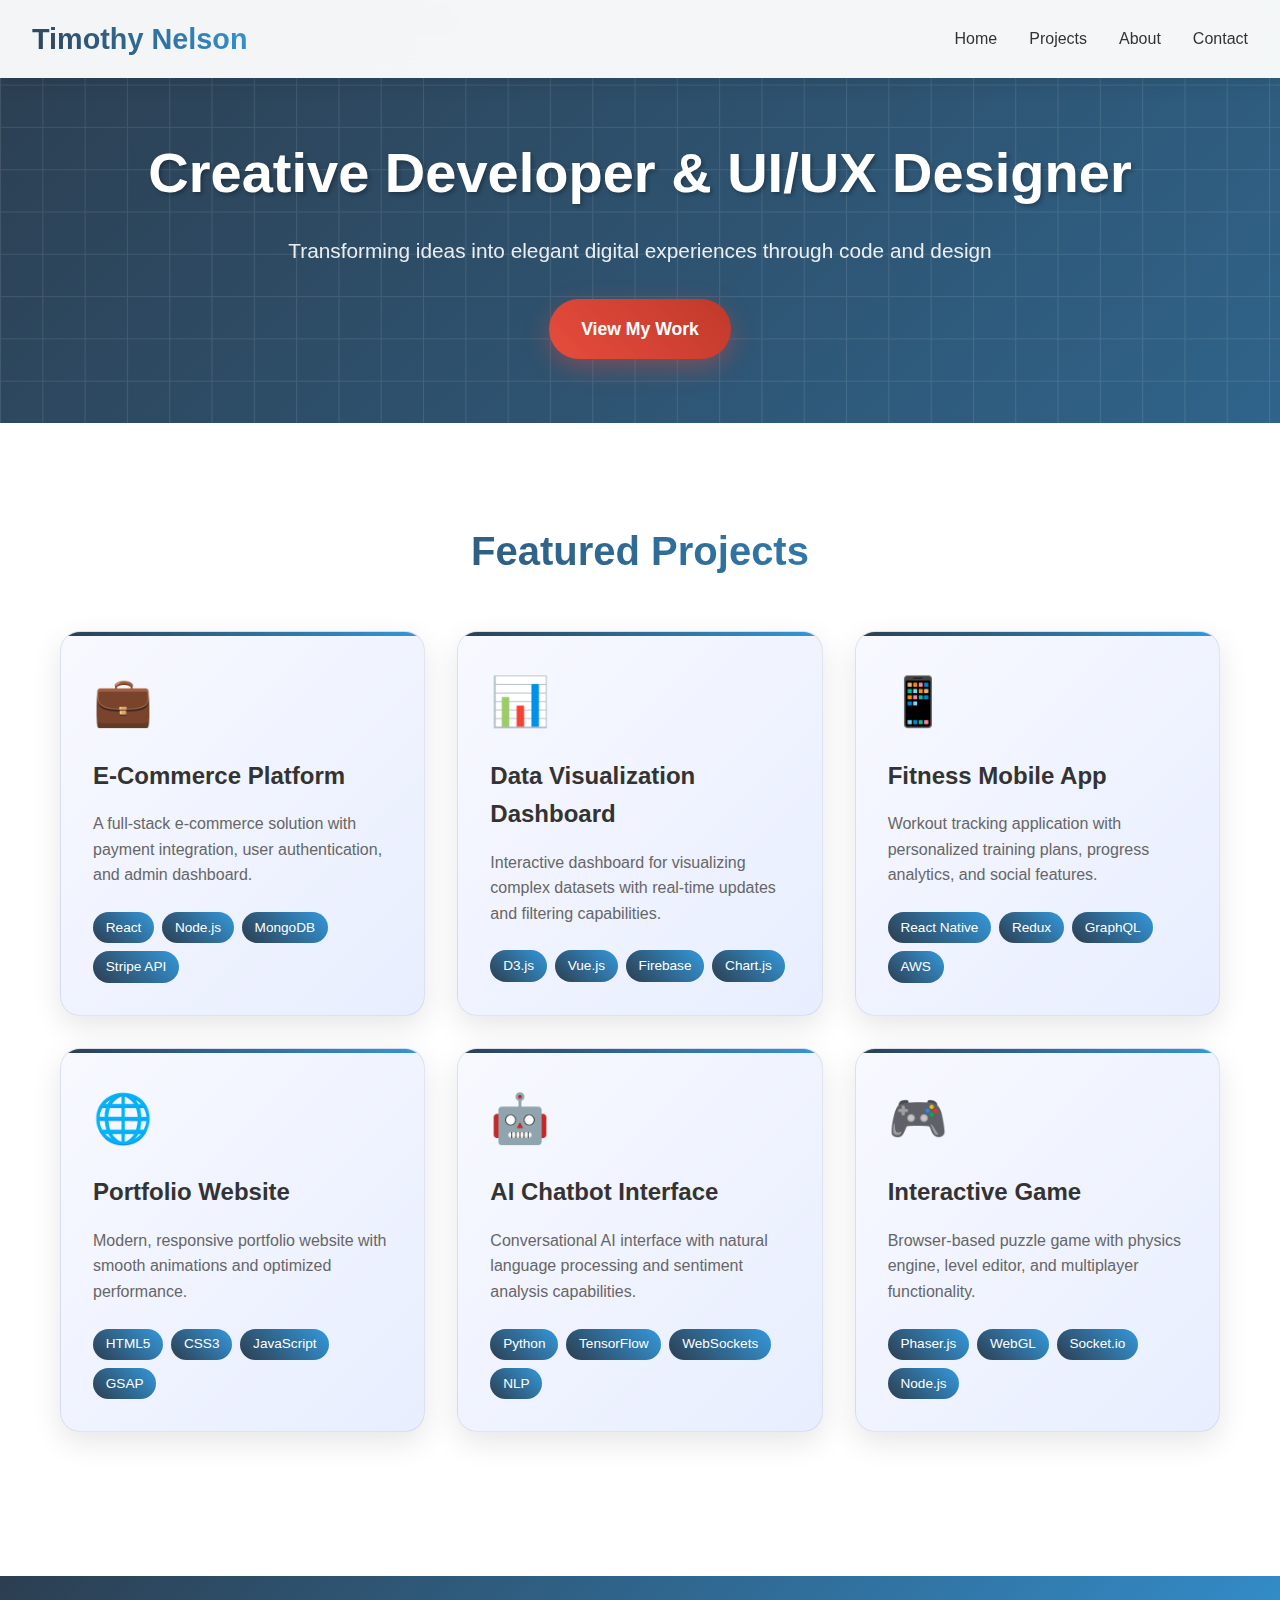
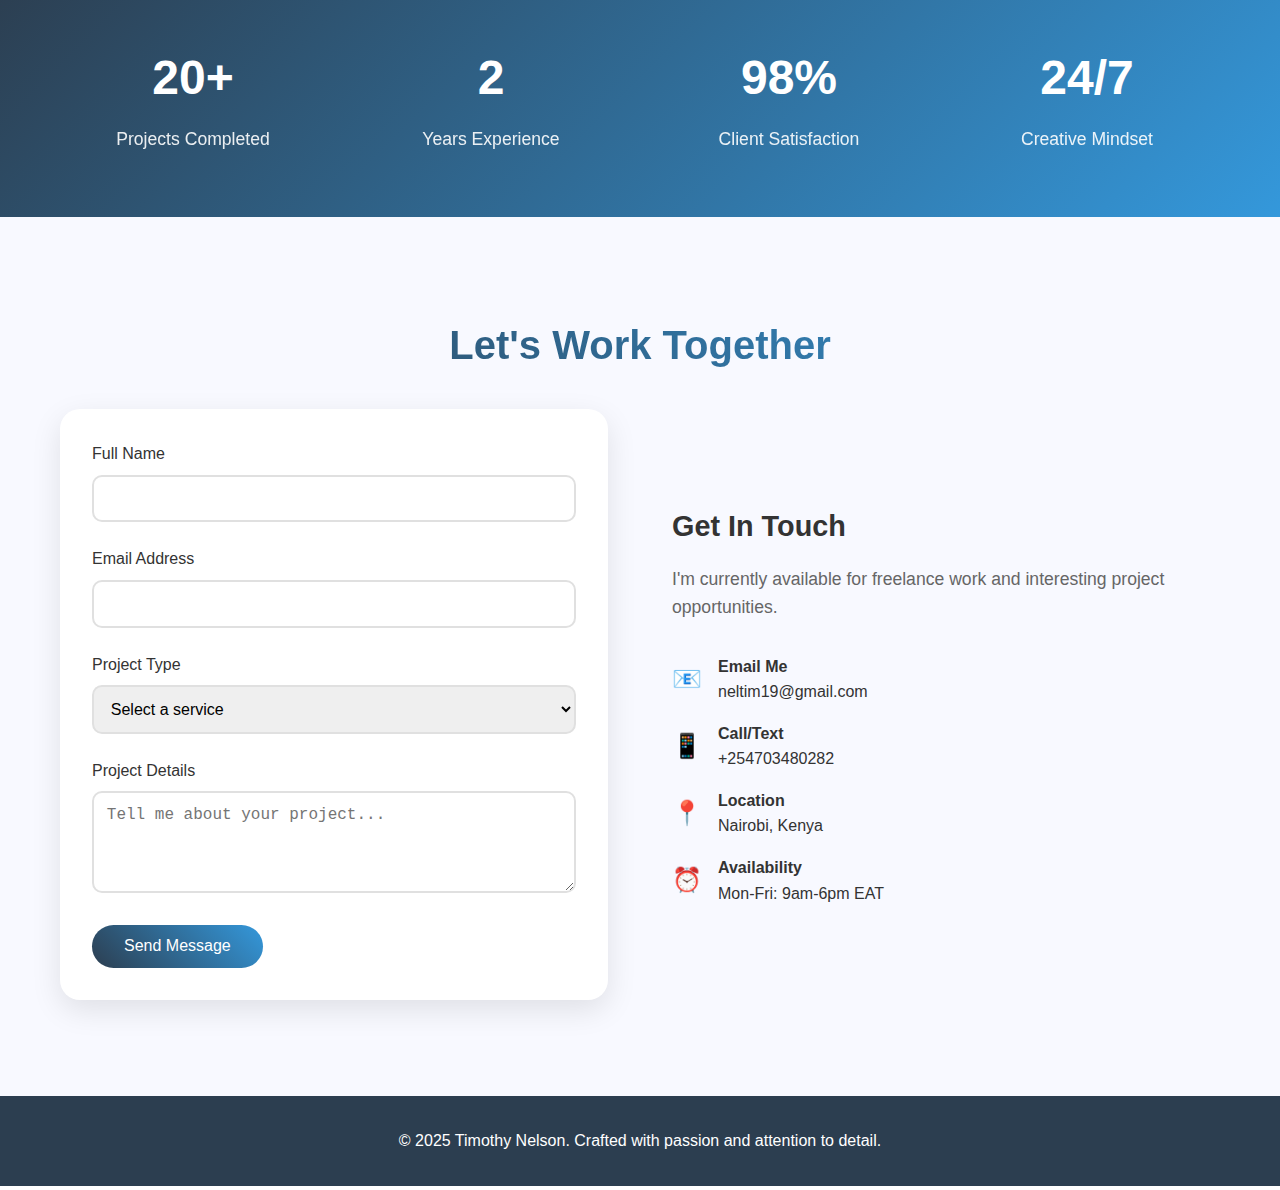
<file: webdev.html>
<!DOCTYPE html>
<html lang="en">
<head>
    <meta charset="UTF-8">
    <meta name="viewport" content="width=device-width, initial-scale=1.0">
    <title>Timothy Nelson - Creative Developer & Designer</title>
    <style>
        * {
            margin: 0;
            padding: 0;
            box-sizing: border-box;
        }
        
        body {
            font-family: 'Segoe UI', Tahoma, Geneva, Verdana, sans-serif;
            line-height: 1.6;
            color: #333;
            background: linear-gradient(135deg, #2c3e50 0%, #3498db 100%);
            min-height: 100vh;
        }
        
        .container {
            max-width: 1200px;
            margin: 0 auto;
            padding: 0 20px;
        }
        
        /* Header */
        header {
            background: rgba(255, 255, 255, 0.95);
            backdrop-filter: blur(10px);
            position: fixed;
            top: 0;
            left: 0;
            right: 0;
            z-index: 1000;
            box-shadow: 0 4px 20px rgba(0,0,0,0.1);
        }
        
        nav {
            display: flex;
            justify-content: space-between;
            align-items: center;
            padding: 1rem 2rem;
        }
        
        .logo {
            font-size: 1.8rem;
            font-weight: bold;
            background: linear-gradient(45deg, #2c3e50, #3498db);
            -webkit-background-clip: text;
            -webkit-text-fill-color: transparent;
            background-clip: text;
        }
        
        .nav-links {
            display: flex;
            gap: 2rem;
            list-style: none;
        }
        
        .nav-links a {
            text-decoration: none;
            color: #333;
            transition: color 0.3s;
            font-weight: 500;
        }
        
        .nav-links a:hover {
            color: #3498db;
        }
        
        /* Hero Section */
        .hero {
            padding: 8rem 0 4rem;
            text-align: center;
            color: white;
            position: relative;
            overflow: hidden;
        }
        
        .hero::before {
            content: '';
            position: absolute;
            top: 0;
            left: 0;
            right: 0;
            bottom: 0;
            background: url('data:image/svg+xml,<svg xmlns="http://www.w3.org/2000/svg" viewBox="0 0 100 100"><defs><pattern id="grid" width="10" height="10" patternUnits="userSpaceOnUse"><path d="M 10 0 L 0 0 0 10" fill="none" stroke="rgba(255,255,255,0.1)" stroke-width="0.5"/></pattern></defs><rect width="100" height="100" fill="url(%23grid)"/></svg>');
        }
        
        .hero-content {
            position: relative;
            z-index: 2;
        }
        
        .hero h1 {
            font-size: 3.5rem;
            margin-bottom: 1rem;
            text-shadow: 2px 2px 4px rgba(0,0,0,0.3);
            animation: fadeInUp 1s ease;
        }
        
        .hero p {
            font-size: 1.3rem;
            margin-bottom: 2rem;
            opacity: 0.9;
            animation: fadeInUp 1s ease 0.2s both;
        }
        
        .cta-button {
            display: inline-block;
            background: linear-gradient(45deg, #e74c3c, #c0392b);
            color: white;
            padding: 1rem 2rem;
            border-radius: 50px;
            text-decoration: none;
            font-weight: bold;
            font-size: 1.1rem;
            box-shadow: 0 8px 25px rgba(231, 76, 60, 0.4);
            transition: all 0.3s;
            animation: fadeInUp 1s ease 0.4s both;
        }
        
        .cta-button:hover {
            transform: translateY(-3px);
            box-shadow: 0 12px 35px rgba(231, 76, 60, 0.6);
        }
        
        /* Projects Grid */
        .projects {
            padding: 6rem 0;
            background: white;
        }
        
        .projects h2 {
            text-align: center;
            font-size: 2.5rem;
            margin-bottom: 3rem;
            background: linear-gradient(45deg, #2c3e50, #3498db);
            -webkit-background-clip: text;
            -webkit-text-fill-color: transparent;
            background-clip: text;
        }
        
        .projects-grid {
            display: grid;
            grid-template-columns: repeat(auto-fit, minmax(350px, 1fr));
            gap: 2rem;
            margin-bottom: 3rem;
        }
        
        .project-card {
            background: linear-gradient(135deg, #f8f9ff 0%, #e8eeff 100%);
            padding: 2rem;
            border-radius: 20px;
            box-shadow: 0 10px 30px rgba(0,0,0,0.1);
            transition: all 0.3s;
            border: 1px solid rgba(44, 62, 80, 0.1);
            position: relative;
            overflow: hidden;
        }
        
        .project-card::before {
            content: '';
            position: absolute;
            top: 0;
            left: 0;
            right: 0;
            height: 4px;
            background: linear-gradient(45deg, #2c3e50, #3498db);
        }
        
        .project-card:hover {
            transform: translateY(-10px);
            box-shadow: 0 20px 40px rgba(0,0,0,0.15);
        }
        
        .project-icon {
            font-size: 3rem;
            margin-bottom: 1rem;
            display: block;
        }
        
        .project-card h3 {
            font-size: 1.5rem;
            margin-bottom: 1rem;
            color: #333;
        }
        
        .project-card p {
            color: #666;
            margin-bottom: 1.5rem;
        }
        
        .tech-list {
            display: flex;
            flex-wrap: wrap;
            gap: 0.5rem;
        }
        
        .tech-tag {
            background: linear-gradient(45deg, #2c3e50, #3498db);
            color: white;
            padding: 0.3rem 0.8rem;
            border-radius: 20px;
            font-size: 0.85rem;
            font-weight: 500;
        }
        
        /* Stats Section */
        .stats {
            background: linear-gradient(135deg, #2c3e50 0%, #3498db 100%);
            color: white;
            padding: 4rem 0;
        }
        
        .stats-grid {
            display: grid;
            grid-template-columns: repeat(auto-fit, minmax(200px, 1fr));
            gap: 2rem;
            text-align: center;
        }
        
        .stat-item h3 {
            font-size: 3rem;
            margin-bottom: 0.5rem;
        }
        
        .stat-item p {
            font-size: 1.1rem;
            opacity: 0.9;
        }
        
        /* Contact Section */
        .contact {
            background: #f8f9ff;
            padding: 6rem 0;
        }
        
        .contact h2 {
            text-align: center;
            font-size: 2.5rem;
            margin-bottom: 2rem;
            background: linear-gradient(45deg, #2c3e50, #3498db);
            -webkit-background-clip: text;
            -webkit-text-fill-color: transparent;
            background-clip: text;
        }
        
        .contact-content {
            display: grid;
            grid-template-columns: 1fr 1fr;
            gap: 4rem;
            align-items: center;
        }
        
        .contact-form {
            background: white;
            padding: 2rem;
            border-radius: 20px;
            box-shadow: 0 10px 30px rgba(0,0,0,0.1);
        }
        
        .form-group {
            margin-bottom: 1.5rem;
        }
        
        .form-group label {
            display: block;
            margin-bottom: 0.5rem;
            font-weight: 500;
            color: #333;
        }
        
        .form-group input,
        .form-group textarea,
        .form-group select {
            width: 100%;
            padding: 0.8rem;
            border: 2px solid #e0e0e0;
            border-radius: 10px;
            font-size: 1rem;
            transition: border-color 0.3s;
        }
        
        .form-group input:focus,
        .form-group textarea:focus,
        .form-group select:focus {
            outline: none;
            border-color: #3498db;
        }
        
        .submit-btn {
            background: linear-gradient(45deg, #2c3e50, #3498db);
            color: white;
            padding: 0.8rem 2rem;
            border: none;
            border-radius: 25px;
            font-size: 1rem;
            font-weight: 500;
            cursor: pointer;
            transition: all 0.3s;
        }
        
        .submit-btn:hover {
            transform: translateY(-2px);
            box-shadow: 0 8px 20px rgba(52, 152, 219, 0.4);
        }
        
        .contact-info h3 {
            font-size: 1.8rem;
            margin-bottom: 1rem;
            color: #333;
        }
        
        .contact-info p {
            font-size: 1.1rem;
            color: #666;
            margin-bottom: 2rem;
        }
        
        .contact-details {
            display: flex;
            flex-direction: column;
            gap: 1rem;
        }
        
        .contact-item {
            display: flex;
            align-items: center;
            gap: 1rem;
        }
        
        .contact-item span {
            font-size: 1.5rem;
        }
        
        /* Footer */
        footer {
            background: #2c3e50;
            color: white;
            text-align: center;
            padding: 2rem 0;
        }
        
        /* Animations */
        @keyframes fadeInUp {
            from {
                opacity: 0;
                transform: translateY(30px);
            }
            to {
                opacity: 1;
                transform: translateY(0);
            }
        }
        
        /* Responsive */
        @media (max-width: 768px) {
            .hero h1 {
                font-size: 2.5rem;
            }
            
            .nav-links {
                display: none;
            }
            
            .projects-grid {
                grid-template-columns: 1fr;
            }
            
            .contact-content {
                grid-template-columns: 1fr;
                gap: 2rem;
            }
            
            .stats-grid {
                grid-template-columns: repeat(2, 1fr);
            }
        }
    </style>
</head>
<body>
    <header>
        <nav>
            <div class="logo">Timothy Nelson</div>
            <ul class="nav-links">
                <li><a href="#home">Home</a></li>
                <li><a href="#projects">Projects</a></li>
                <li><a href="#about">About</a></li>
                <li><a href="#contact">Contact</a></li>
            </ul>
        </nav>
    </header>

    <section id="home" class="hero">
        <div class="container">
            <div class="hero-content">
                <h1>Creative Developer & UI/UX Designer</h1>
                <p>Transforming ideas into elegant digital experiences through code and design</p>
                <a href="#projects" class="cta-button">View My Work</a>
            </div>
        </div>
    </section>

    <section id="projects" class="projects">
        <div class="container">
            <h2>Featured Projects</h2>
            <div class="projects-grid">
                <div class="project-card">
                    <span class="project-icon">💼</span>
                    <h3>E-Commerce Platform</h3>
                    <p>A full-stack e-commerce solution with payment integration, user authentication, and admin dashboard.</p>
                    <div class="tech-list">
                        <span class="tech-tag">React</span>
                        <span class="tech-tag">Node.js</span>
                        <span class="tech-tag">MongoDB</span>
                        <span class="tech-tag">Stripe API</span>
                    </div>
                </div>

                <div class="project-card">
                    <span class="project-icon">📊</span>
                    <h3>Data Visualization Dashboard</h3>
                    <p>Interactive dashboard for visualizing complex datasets with real-time updates and filtering capabilities.</p>
                    <div class="tech-list">
                        <span class="tech-tag">D3.js</span>
                        <span class="tech-tag">Vue.js</span>
                        <span class="tech-tag">Firebase</span>
                        <span class="tech-tag">Chart.js</span>
                    </div>
                </div>

                <div class="project-card">
                    <span class="project-icon">📱</span>
                    <h3>Fitness Mobile App</h3>
                    <p>Workout tracking application with personalized training plans, progress analytics, and social features.</p>
                    <div class="tech-list">
                        <span class="tech-tag">React Native</span>
                        <span class="tech-tag">Redux</span>
                        <span class="tech-tag">GraphQL</span>
                        <span class="tech-tag">AWS</span>
                    </div>
                </div>

                <div class="project-card">
                    <span class="project-icon">🌐</span>
                    <h3>Portfolio Website</h3>
                    <p>Modern, responsive portfolio website with smooth animations and optimized performance.</p>
                    <div class="tech-list">
                        <span class="tech-tag">HTML5</span>
                        <span class="tech-tag">CSS3</span>
                        <span class="tech-tag">JavaScript</span>
                        <span class="tech-tag">GSAP</span>
                    </div>
                </div>

                <div class="project-card">
                    <span class="project-icon">🤖</span>
                    <h3>AI Chatbot Interface</h3>
                    <p>Conversational AI interface with natural language processing and sentiment analysis capabilities.</p>
                    <div class="tech-list">
                        <span class="tech-tag">Python</span>
                        <span class="tech-tag">TensorFlow</span>
                        <span class="tech-tag">WebSockets</span>
                        <span class="tech-tag">NLP</span>
                    </div>
                </div>

                <div class="project-card">
                    <span class="project-icon">🎮</span>
                    <h3>Interactive Game</h3>
                    <p>Browser-based puzzle game with physics engine, level editor, and multiplayer functionality.</p>
                    <div class="tech-list">
                        <span class="tech-tag">Phaser.js</span>
                        <span class="tech-tag">WebGL</span>
                        <span class="tech-tag">Socket.io</span>
                        <span class="tech-tag">Node.js</span>
                    </div>
                </div>
            </div>
        </div>
    </section>

    <section class="stats">
        <div class="container">
            <div class="stats-grid">
                <div class="stat-item">
                    <h3>20+</h3>
                    <p>Projects Completed</p>
                </div>
                <div class="stat-item">
                    <h3>2</h3>
                    <p>Years Experience</p>
                </div>
                <div class="stat-item">
                    <h3>98%</h3>
                    <p>Client Satisfaction</p>
                </div>
                <div class="stat-item">
                    <h3>24/7</h3>
                    <p>Creative Mindset</p>
                </div>
            </div>
        </div>
    </section>

    <section id="contact" class="contact">
        <div class="container">
            <h2>Let's Work Together</h2>
            <div class="contact-content">
                <div class="contact-form">
                    <form>
                        <div class="form-group">
                            <label for="name">Full Name</label>
                            <input type="text" id="name" name="name" required>
                        </div>
                        <div class="form-group">
                            <label for="email">Email Address</label>
                            <input type="email" id="email" name="email" required>
                        </div>
                        <div class="form-group">
                            <label for="service">Project Type</label>
                            <select id="service" name="service">
                                <option value="">Select a service</option>
                                <option value="web-dev">Web Development</option>
                                <option value="ui-design">UI/UX Design</option>
                                <option value="mobile">Mobile App</option>
                                <option value="consulting">Consulting</option>
                                <option value="other">Other</option>
                            </select>
                        </div>
                        <div class="form-group">
                            <label for="message">Project Details</label>
                            <textarea id="message" name="message" rows="4" placeholder="Tell me about your project..."></textarea>
                        </div>
                        <button type="submit" class="submit-btn">Send Message</button>
                    </form>
                </div>
                <div class="contact-info">
                    <h3>Get In Touch</h3>
                    <p>I'm currently available for freelance work and interesting project opportunities.</p>
                    <div class="contact-details">
                        <div class="contact-item">
                            <span>📧</span>
                            <div>
                                <strong>Email Me</strong><br>
                                neltim19@gmail.com
                            </div>
                        </div>
                        <div class="contact-item">
                            <span>📱</span>
                            <div>
                                <strong>Call/Text</strong><br>
                                +254703480282
                            </div>
                        </div>
                        <div class="contact-item">
                            <span>📍</span>
                            <div>
                                <strong>Location</strong><br>
                                Nairobi, Kenya
                            </div>
                        </div>
                        <div class="contact-item">
                            <span>⏰</span>
                            <div>
                                <strong>Availability</strong><br>
                                Mon-Fri: 9am-6pm EAT
                            </div>
                        </div>
                    </div>
                </div>
            </div>
        </div>
    </section>

    <footer>
        <div class="container">
            <p>&copy; 2025 Timothy Nelson. Crafted with passion and attention to detail.</p>
        </div>
    </footer>

    <script>
        // Smooth scrolling for navigation links
        document.querySelectorAll('a[href^="#"]').forEach(anchor => {
            anchor.addEventListener('click', function (e) {
                e.preventDefault();
                const target = document.querySelector(this.getAttribute('href'));
                if (target) {
                    target.scrollIntoView({
                        behavior: 'smooth',
                        block: 'start'
                    });
                }
            });
        });

        // Form submission
        document.querySelector('form').addEventListener('submit', function(e) {
            e.preventDefault();
            alert('Thank you for your message! I will get back to you within 24 hours.');
        });

        // Counter animation for stats
        function animateCounters() {
            const counters = document.querySelectorAll('.stat-item h3');
            const speed = 200;

            counters.forEach(counter => {
                const target = parseInt(counter.innerText.replace(/[^\d]/g, ''));
                const increment = target / speed;
                let current = 0;

                const timer = setInterval(() => {
                    current += increment;
                    if (current >= target) {
                        counter.innerText = counter.innerText.replace(/\d+/, target);
                        clearInterval(timer);
                    } else {
                        counter.innerText = counter.innerText.replace(/\d+/, Math.floor(current));
                    }
                }, 1);
            });
        }

        // Trigger counter animation when stats section is visible
        const statsSection = document.querySelector('.stats');
        const observer = new IntersectionObserver((entries) => {
            entries.forEach(entry => {
                if (entry.isIntersecting) {
                    animateCounters();
                    observer.unobserve(entry.target);
                }
            });
        });
        observer.observe(statsSection);

        // Add scroll effect to header
        window.addEventListener('scroll', () => {
            const header = document.querySelector('header');
            if (window.scrollY > 100) {
                header.style.background = 'rgba(255, 255, 255, 0.98)';
            } else {
                header.style.background = 'rgba(255, 255, 255, 0.95)';
            }
        });
    </script>
</body>
</html>
</file>
<file: style.css>
/* Global Styles */
* {
  box-sizing: border-box;
  margin: 0;
  padding: 0;
}

body {
  font-family: 'Segoe UI', Tahoma, sans-serif;
  background: #f9f9f9;
  color: #333;
  line-height: 1.6;
  scroll-behavior: smooth;
}

h1, h2, h3 {
  margin-bottom: 1rem;
}

section {
  padding: 4rem 10%;
  text-align: center;
}

/* Header */
header {
  position: fixed;
  top: 0;
  width: 100%;
  background: #222;
  color: white;
  display: flex;
  justify-content: space-between;
  align-items: center;
  padding: 1rem 10%;
  z-index: 1000;
}

.logo {
  font-size: 1.5rem;
  font-weight: bold;
  color: yellow;
}

.nav-links {
  display: flex;
  list-style: none;
}

.nav-links li {
  margin-left: 1.5rem;
}

.nav-links a {
  text-decoration: none;
  color: white;
  transition: color 0.3s;
}

.nav-links a:hover,
.nav-links a.active {
  color: yellow;
}

/* Hero */
.hero {
  background: url('../images/hero.jpg') center/cover no-repeat;
  height: 100vh;
  color: white;
  display: flex;
  align-items: center;
  justify-content: center;
  text-align: center;
}

.hero h2 span {
  color: yellow;
}

.hero .btn {
  margin-top: 1rem;
}

/* Buttons */
.btn {
  display: inline-block;
  background: yellow;
  color: #222;
  padding: 0.7rem 1.5rem;
  margin-top: 1rem;
  border-radius: 30px;
  text-decoration: none;
  font-weight: bold;
  transition: background 0.3s;
}

.btn:hover {
  background: gold;
}

/* Services */
.services-grid {
  display: grid;
  gap: 1.5rem;
  grid-template-columns: repeat(auto-fit, minmax(200px, 1fr));
}

.service-card {
  background: white;
  padding: 2rem;
  border-radius: 10px;
  box-shadow: 0 4px 6px rgba(0,0,0,0.1);
  transition: transform 0.3s;
}

.service-card:hover {
  transform: translateY(-5px);
}

/* Portfolio */
.grid {
  display: grid;
  gap: 1.5rem;
  grid-template-columns: repeat(auto-fit, minmax(250px, 1fr));
}

figure {
  background: white;
  border-radius: 10px;
  overflow: hidden;
  box-shadow: 0 4px 6px rgba(0,0,0,0.1);
}

figure img {
  width: 100%;
  display: block;
}

figcaption {
  padding: 1rem;
}

/* Contact Form */
form {
  max-width: 500px;
  margin: 0 auto;
  text-align: left;
}

label {
  display: block;
  margin: 1rem 0;
}

input, textarea {
  width: 100%;
  padding: 0.7rem;
  border: 1px solid #ccc;
  border-radius: 5px;
}

/* Footer */
footer {
  background: #222;
  color: white;
  padding: 1rem;
  text-align: center;
  margin-top: 2rem;
}

/* Responsive Nav */
.menu-toggle {
  display: none;
  background: none;
  color: white;
  font-size: 1.5rem;
  border: none;
}

@media (max-width: 768px) {
  .menu-toggle {
    display: inline-block;
  }
  .nav-links {
    display: none;
    flex-direction: column;
    background: #333;
    position: absolute;
    right: 10%;
    top: 60px;
    padding: 1rem;
    border-radius: 10px;
  }
  .nav-links.show {
    display: flex;
  }
}

/* Scroll Animations */
.fade-in {
  opacity: 0;
  transform: translateY(30px);
  transition: opacity 0.8s ease-out, transform 0.8s ease-out;
}

.fade-in.show {
  opacity: 1;
  transform: translateY(0);
}
</file>
